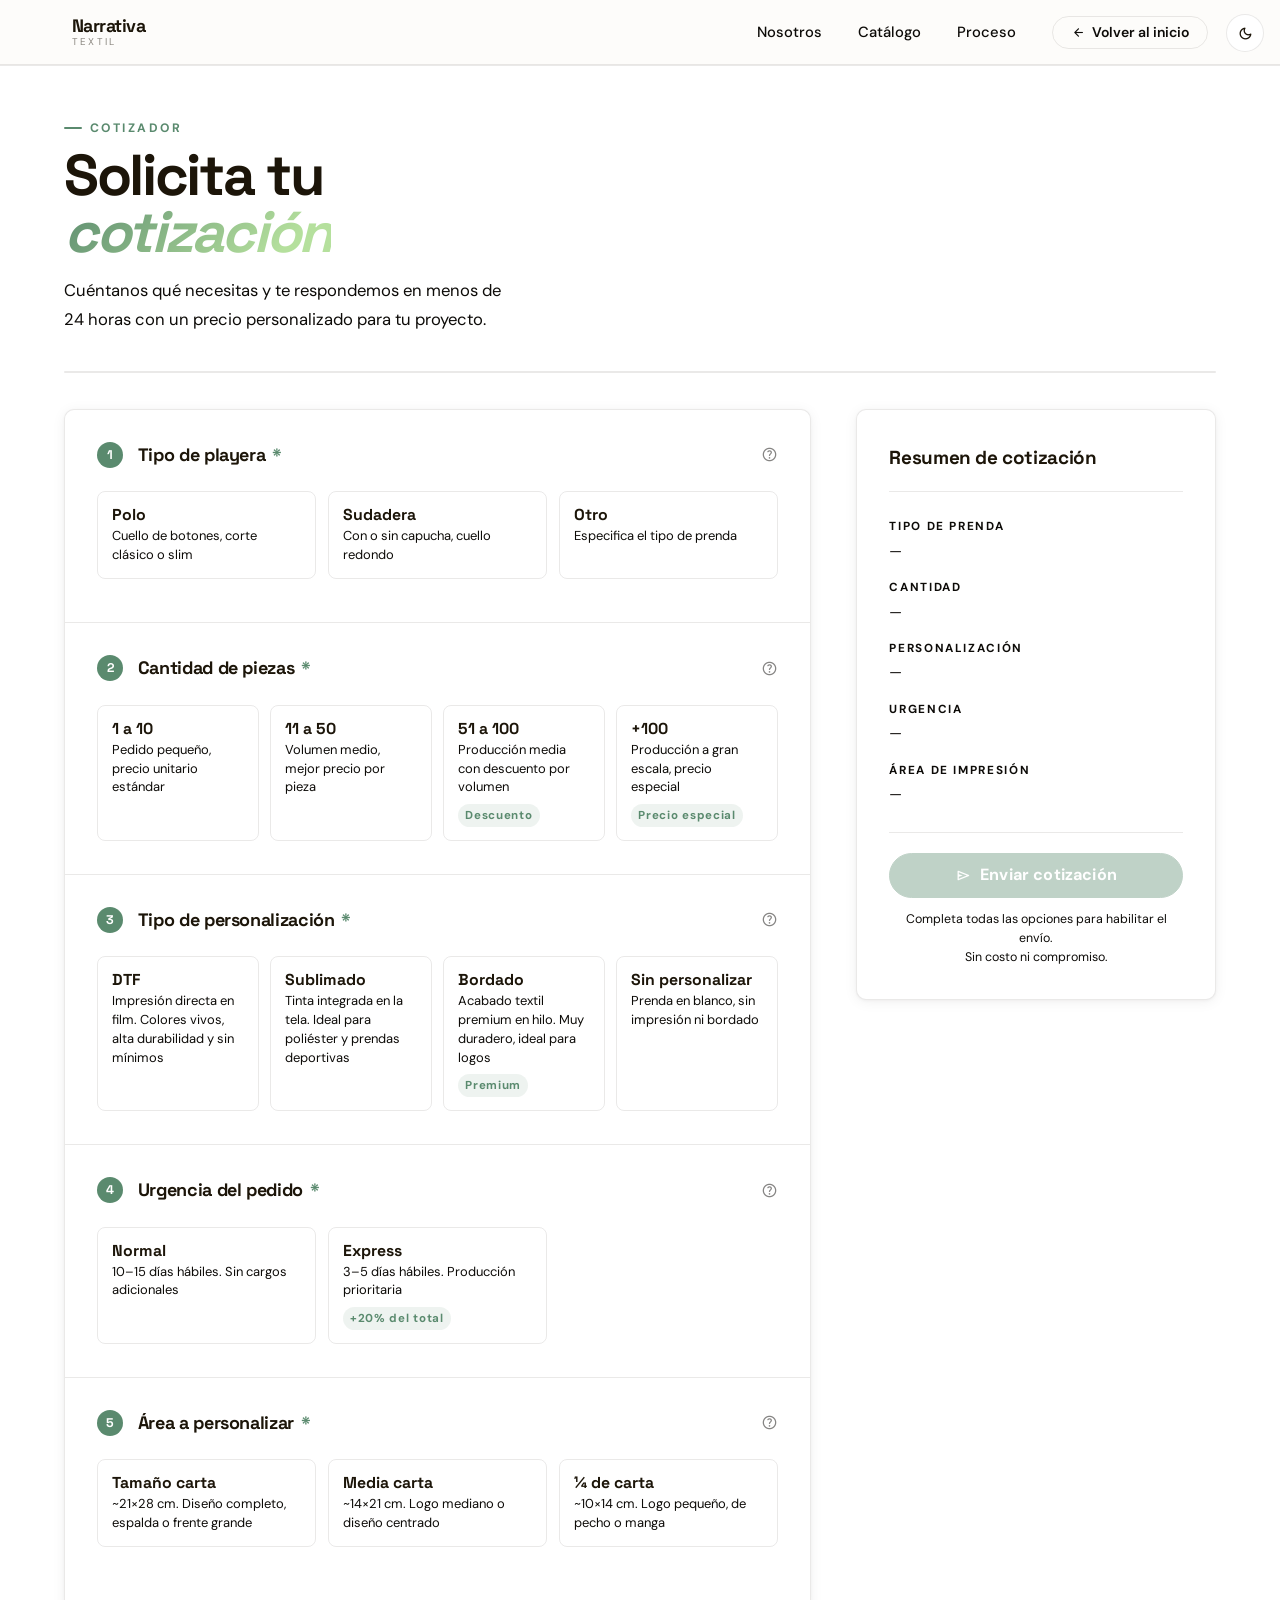
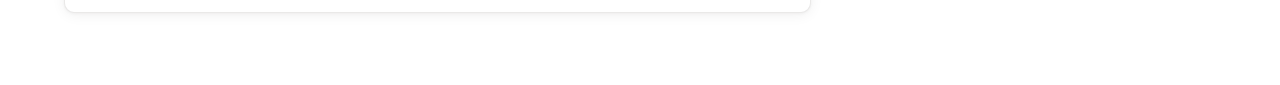
<file: cotizador.html>
<!DOCTYPE html>
<html lang="es" data-theme="light">
<head>
  <meta charset="UTF-8" />
  <meta name="viewport" content="width=device-width, initial-scale=1.0" />
  <meta name="description" content="Narrativa Textil — Cotizador de uniformes corporativos" />
  <title>Cotizador — Narrativa Textil</title>

  <link rel="preconnect" href="https://fonts.googleapis.com" />
  <link rel="preconnect" href="https://fonts.gstatic.com" crossorigin />
  <link href="https://fonts.googleapis.com/css2?family=DM+Sans:ital,opsz,wght@0,9..40,100..1000;1,9..40,100..1000&family=Space+Grotesk:wght@300..700&display=swap" rel="stylesheet" />
  <link href="https://fonts.googleapis.com/css2?family=Material+Symbols+Rounded:opsz,wght,FILL,GRAD@20..48,100..700,0..1,-50..200" rel="stylesheet" />

  <link rel="stylesheet" href="css/cotizador.css" />
</head>
<body>

  <!-- Theme toggle -->
  <button class="theme-toggle" id="themeToggle" aria-label="Cambiar tema">
    <span class="material-symbols-rounded" id="themeIcon">dark_mode</span>
  </button>

  <!-- ===== NAVBAR ===== -->
  <header class="navbar" id="navbar">
    <div class="navbar__inner">
      <a href="index.html" class="navbar__logo" aria-label="Narrativa Textil">
        <span class="navbar__logo-line">Narrativa</span>
        <span class="navbar__logo-sub">Textil</span>
      </a>
      <nav class="navbar__nav" aria-label="Principal">
        <a href="index.html#historia" class="navbar__link">Nosotros</a>
        <a href="index.html#portafolio" class="navbar__link">Catálogo</a>
        <a href="index.html#proceso" class="navbar__link">Proceso</a>
        <a href="index.html" class="navbar__back">
          <span class="material-symbols-rounded">arrow_back</span>
          Volver al inicio
        </a>
      </nav>
      <button class="navbar__burger" id="burger" aria-label="Abrir menú" aria-expanded="false">
        <span></span><span></span><span></span>
      </button>
    </div>
    <div class="navbar__mobile" id="mobileMenu" aria-hidden="true">
      <a href="index.html#historia" class="navbar__mobile-link">Nosotros</a>
      <a href="index.html#portafolio" class="navbar__mobile-link">Catálogo</a>
      <a href="index.html#proceso" class="navbar__mobile-link">Proceso</a>
      <a href="index.html" class="navbar__mobile-link navbar__mobile-cta">Volver al inicio</a>
    </div>
  </header>

  <!-- ===== PAGE ===== -->
  <main class="page">

    <!-- Header -->
    <div class="page-header">
      <span class="page-header__label">Cotizador</span>
      <h1 class="page-header__title">Solicita tu<br><em>cotización</em></h1>
      <p class="page-header__sub">Cuéntanos qué necesitas y te respondemos en menos de 24 horas con un precio personalizado para tu proyecto.</p>
    </div>

    <!-- Progress bar -->
    <div class="progress-bar" aria-label="Progreso del formulario">
      <div class="progress-bar__fill" id="progressFill"></div>
    </div>

    <!-- Main grid: form + sidebar -->
    <form id="cotizadorForm" novalidate>
      <div class="cotizador-grid">

        <!-- ===== LEFT: FORM STEPS ===== -->
        <div class="form-card">

          <!-- STEP 1: Tipo de playera -->
          <div class="form-step">
            <div class="step-header">
              <span class="step-num">1</span>
              <span class="step-title">Tipo de playera <span class="required">*</span></span>
              <div class="step-tooltip" aria-label="Información sobre tipos de prenda">
                <span class="material-symbols-rounded step-tooltip__icon">help</span>
                <div class="step-tooltip__bubble">
                  Elige la prenda base para tu pedido. Si no encuentras lo que buscas, selecciona "Otro" y escribe el tipo específico. Tenemos catálogo de más de 20 modelos.
                </div>
              </div>
            </div>

            <div class="options-grid">

              <div class="option-card">
                <input type="radio" name="tipo" id="tipo-polo" value="polo" />
                <label class="option-card__label" for="tipo-polo">
                  <span class="option-card__name">Polo</span>
                  <span class="option-card__detail">Cuello de botones, corte clásico o slim</span>
                </label>
                <div class="option-card__check" aria-hidden="true">
                  <span class="material-symbols-rounded">check</span>
                </div>
              </div>

              <div class="option-card">
                <input type="radio" name="tipo" id="tipo-sudadera" value="sudadera" />
                <label class="option-card__label" for="tipo-sudadera">
                  <span class="option-card__name">Sudadera</span>
                  <span class="option-card__detail">Con o sin capucha, cuello redondo</span>
                </label>
                <div class="option-card__check" aria-hidden="true">
                  <span class="material-symbols-rounded">check</span>
                </div>
              </div>

              <div class="option-card">
                <input type="radio" name="tipo" id="tipo-otro" value="otro" />
                <label class="option-card__label" for="tipo-otro">
                  <span class="option-card__name">Otro</span>
                  <span class="option-card__detail">Especifica el tipo de prenda</span>
                </label>
                <div class="option-card__check" aria-hidden="true">
                  <span class="material-symbols-rounded">check</span>
                </div>
              </div>

            </div>

            <!-- "Otro" expand field -->
            <div class="otro-wrap" id="otroWrap">
              <input
                class="otro-input"
                type="text"
                id="otroInput"
                name="otroInput"
                placeholder="Ej: playera cuello V, chamarra, camiseta manga larga…"
                autocomplete="off"
              />
            </div>
          </div>

          <!-- STEP 2: Cantidad de piezas -->
          <div class="form-step">
            <div class="step-header">
              <span class="step-num">2</span>
              <span class="step-title">Cantidad de piezas <span class="required">*</span></span>
              <div class="step-tooltip" aria-label="Información sobre cantidades">
                <span class="material-symbols-rounded step-tooltip__icon">help</span>
                <div class="step-tooltip__bubble">
                  El precio unitario disminuye con mayor volumen. Pedidos de 51+ piezas incluyen descuento automático. Para más de 100, negociamos precio especial.
                </div>
              </div>
            </div>

            <div class="options-grid options-grid--wide">

              <div class="option-card">
                <input type="radio" name="cantidad" id="cant-1-10" value="1-10" />
                <label class="option-card__label" for="cant-1-10">
                  <span class="option-card__name">1 a 10</span>
                  <span class="option-card__detail">Pedido pequeño, precio unitario estándar</span>
                </label>
                <div class="option-card__check" aria-hidden="true">
                  <span class="material-symbols-rounded">check</span>
                </div>
              </div>

              <div class="option-card">
                <input type="radio" name="cantidad" id="cant-11-50" value="11-50" />
                <label class="option-card__label" for="cant-11-50">
                  <span class="option-card__name">11 a 50</span>
                  <span class="option-card__detail">Volumen medio, mejor precio por pieza</span>
                </label>
                <div class="option-card__check" aria-hidden="true">
                  <span class="material-symbols-rounded">check</span>
                </div>
              </div>

              <div class="option-card">
                <input type="radio" name="cantidad" id="cant-51-100" value="51-100" />
                <label class="option-card__label" for="cant-51-100">
                  <span class="option-card__name">51 a 100</span>
                  <span class="option-card__detail">Producción media con descuento por volumen</span>
                  <span class="option-card__badge">Descuento</span>
                </label>
                <div class="option-card__check" aria-hidden="true">
                  <span class="material-symbols-rounded">check</span>
                </div>
              </div>

              <div class="option-card">
                <input type="radio" name="cantidad" id="cant-100+" value="100+" />
                <label class="option-card__label" for="cant-100+">
                  <span class="option-card__name">+100</span>
                  <span class="option-card__detail">Producción a gran escala, precio especial</span>
                  <span class="option-card__badge">Precio especial</span>
                </label>
                <div class="option-card__check" aria-hidden="true">
                  <span class="material-symbols-rounded">check</span>
                </div>
              </div>

            </div>
          </div>

          <!-- STEP 3: Tipo de personalización -->
          <div class="form-step">
            <div class="step-header">
              <span class="step-num">3</span>
              <span class="step-title">Tipo de personalización <span class="required">*</span></span>
              <div class="step-tooltip" aria-label="Información sobre técnicas de personalización">
                <span class="material-symbols-rounded step-tooltip__icon">help</span>
                <div class="step-tooltip__bubble">
                  DTF y sublimado permiten colores ilimitados y degradados. Bordado es más duradero y da acabado premium. Sin personalización aplica solo si necesitas la prenda en blanco.
                </div>
              </div>
            </div>

            <div class="options-grid options-grid--wide">

              <div class="option-card">
                <input type="radio" name="person" id="person-dtf" value="dtf" />
                <label class="option-card__label" for="person-dtf">
                  <span class="option-card__name">DTF</span>
                  <span class="option-card__detail">Impresión directa en film. Colores vivos, alta durabilidad y sin mínimos</span>
                </label>
                <div class="option-card__check" aria-hidden="true">
                  <span class="material-symbols-rounded">check</span>
                </div>
              </div>

              <div class="option-card">
                <input type="radio" name="person" id="person-sub" value="sublimado" />
                <label class="option-card__label" for="person-sub">
                  <span class="option-card__name">Sublimado</span>
                  <span class="option-card__detail">Tinta integrada en la tela. Ideal para poliéster y prendas deportivas</span>
                </label>
                <div class="option-card__check" aria-hidden="true">
                  <span class="material-symbols-rounded">check</span>
                </div>
              </div>

              <div class="option-card">
                <input type="radio" name="person" id="person-bord" value="bordado" />
                <label class="option-card__label" for="person-bord">
                  <span class="option-card__name">Bordado</span>
                  <span class="option-card__detail">Acabado textil premium en hilo. Muy duradero, ideal para logos</span>
                  <span class="option-card__badge">Premium</span>
                </label>
                <div class="option-card__check" aria-hidden="true">
                  <span class="material-symbols-rounded">check</span>
                </div>
              </div>

              <div class="option-card">
                <input type="radio" name="person" id="person-sin" value="sin" />
                <label class="option-card__label" for="person-sin">
                  <span class="option-card__name">Sin personalizar</span>
                  <span class="option-card__detail">Prenda en blanco, sin impresión ni bordado</span>
                </label>
                <div class="option-card__check" aria-hidden="true">
                  <span class="material-symbols-rounded">check</span>
                </div>
              </div>

            </div>
          </div>

          <!-- STEP 4: Urgencia -->
          <div class="form-step">
            <div class="step-header">
              <span class="step-num">4</span>
              <span class="step-title">Urgencia del pedido <span class="required">*</span></span>
              <div class="step-tooltip" aria-label="Información sobre urgencia">
                <span class="material-symbols-rounded step-tooltip__icon">help</span>
                <div class="step-tooltip__bubble">
                  Tiempo normal: 10–15 días hábiles. Express: 3–5 días hábiles con un cargo adicional del 20% sobre el total del pedido para priorizar tu producción.
                </div>
              </div>
            </div>

            <div class="options-grid">

              <div class="option-card">
                <input type="radio" name="urgencia" id="urg-normal" value="normal" />
                <label class="option-card__label" for="urg-normal">
                  <span class="option-card__name">Normal</span>
                  <span class="option-card__detail">10–15 días hábiles. Sin cargos adicionales</span>
                </label>
                <div class="option-card__check" aria-hidden="true">
                  <span class="material-symbols-rounded">check</span>
                </div>
              </div>

              <div class="option-card">
                <input type="radio" name="urgencia" id="urg-express" value="express" />
                <label class="option-card__label" for="urg-express">
                  <span class="option-card__name">Express</span>
                  <span class="option-card__detail">3–5 días hábiles. Producción prioritaria</span>
                  <span class="option-card__badge">+20% del total</span>
                </label>
                <div class="option-card__check" aria-hidden="true">
                  <span class="material-symbols-rounded">check</span>
                </div>
              </div>

            </div>
          </div>

          <!-- STEP 5: Área a personalizar -->
          <div class="form-step">
            <div class="step-header">
              <span class="step-num">5</span>
              <span class="step-title">Área a personalizar <span class="required">*</span></span>
              <div class="step-tooltip" aria-label="Información sobre áreas de impresión">
                <span class="material-symbols-rounded step-tooltip__icon">help</span>
                <div class="step-tooltip__bubble">
                  El tamaño del área afecta el costo de producción. Carta = ~21×28 cm (logo grande o diseño completo). Media carta = ~14×21 cm (logo mediano). ¼ de carta = ~10×14 cm (logo pequeño o de pecho).
                </div>
              </div>
            </div>

            <div class="options-grid">

              <div class="option-card">
                <input type="radio" name="area" id="area-carta" value="carta" />
                <label class="option-card__label" for="area-carta">
                  <span class="option-card__name">Tamaño carta</span>
                  <span class="option-card__detail">~21×28 cm. Diseño completo, espalda o frente grande</span>
                </label>
                <div class="option-card__check" aria-hidden="true">
                  <span class="material-symbols-rounded">check</span>
                </div>
              </div>

              <div class="option-card">
                <input type="radio" name="area" id="area-media" value="media" />
                <label class="option-card__label" for="area-media">
                  <span class="option-card__name">Media carta</span>
                  <span class="option-card__detail">~14×21 cm. Logo mediano o diseño centrado</span>
                </label>
                <div class="option-card__check" aria-hidden="true">
                  <span class="material-symbols-rounded">check</span>
                </div>
              </div>

              <div class="option-card">
                <input type="radio" name="area" id="area-cuarto" value="cuarto" />
                <label class="option-card__label" for="area-cuarto">
                  <span class="option-card__name">¼ de carta</span>
                  <span class="option-card__detail">~10×14 cm. Logo pequeño, de pecho o manga</span>
                </label>
                <div class="option-card__check" aria-hidden="true">
                  <span class="material-symbols-rounded">check</span>
                </div>
              </div>

            </div>
          </div>

        </div><!-- /form-card -->

        <!-- ===== RIGHT: SUMMARY SIDEBAR ===== -->
        <div class="summary-card">

          <div class="summary-title">Resumen de cotización</div>

          <div class="summary-rows">
            <div class="summary-row">
              <span class="summary-row__label">Tipo de prenda</span>
              <span class="summary-row__value empty" id="sum-tipo">—</span>
            </div>
            <div class="summary-row">
              <span class="summary-row__label">Cantidad</span>
              <span class="summary-row__value empty" id="sum-cantidad">—</span>
            </div>
            <div class="summary-row">
              <span class="summary-row__label">Personalización</span>
              <span class="summary-row__value empty" id="sum-person">—</span>
            </div>
            <div class="summary-row">
              <span class="summary-row__label">Urgencia</span>
              <span class="summary-row__value empty" id="sum-urgencia">—</span>
            </div>
            <div class="summary-row">
              <span class="summary-row__label">Área de impresión</span>
              <span class="summary-row__value empty" id="sum-area">—</span>
            </div>
          </div>

          <!-- Express note (hidden by default) -->
          <div class="summary-note" id="expressNote" style="display:none;">
            <strong>Cargo Express:</strong> se añade un 20% sobre el precio final por producción prioritaria (3–5 días hábiles).
          </div>

          <div class="summary-divider"></div>

          <!-- Submit -->
          <button type="submit" form="cotizadorForm" class="btn-submit" id="btnSubmit" disabled>
            <span class="material-symbols-rounded">send</span>
            Enviar cotización
          </button>
          <p class="submit-note">Completa todas las opciones para habilitar el envío.<br>Sin costo ni compromiso.</p>

        </div><!-- /summary-card -->

      </div><!-- /cotizador-grid -->
    </form>

  </main>

  <!-- ===== SUCCESS OVERLAY ===== -->
  <div class="success-overlay" id="successOverlay" role="dialog" aria-modal="true" aria-label="Cotización enviada">
    <div class="success-card">
      <img
        src="assets/sent-mail.gif"
        alt="Correo enviado"
        class="success-gif"
      />
      <h2 class="success-title">¡Cotización enviada!</h2>
      <p class="success-sub">
        Tu cliente de correo se abrió con toda la información.<br>
        Te contactamos en menos de <strong>24 horas</strong>.
      </p>
      <button class="btn-success-close" id="closeSuccess">
        <span class="material-symbols-rounded">check</span>
        Entendido
      </button>
    </div>
  </div>

  <!-- ===== STICKY MOBILE BAR ===== -->
  <div class="sticky-bar" aria-label="Resumen y envío">
    <div class="sticky-bar__info">
      <span class="sticky-bar__steps" id="stickySteps">0 / 5 completados</span>
      <span class="sticky-bar__label" id="stickyLabel">Falta: tipo de prenda</span>
      <div class="sticky-bar__mini-progress">
        <div class="sticky-bar__mini-fill" id="miniFill"></div>
      </div>
    </div>
    <button class="sticky-bar__btn" id="stickySubmit" disabled aria-label="Enviar cotización">
      <span class="material-symbols-rounded">send</span>
      Enviar
    </button>
  </div>

  <script src="js/cotizador.js"></script>
</body>
</html>
</file>
<file: css/cotizador.css>
/* =============================================
   NARRATIVA TEXTIL — cotizador.css
   Mobile-first · Phenomenon-inspired
   ============================================= */

/* ---------- RESET ---------- */
*, *::before, *::after { box-sizing: border-box; margin: 0; padding: 0; }

/* ---------- TOKENS ---------- */
:root {
  --primary:   #5A8A6E;
  --primary-d: #2a4d2e;
  --secondary: #b5e09d;

   --bg:        #fdfcfa;
  --bg-2:    #fffdfba;
  --text:      #1c1509;
  --text-2:    #0d0b08;
  --line:        rgba(28,21,9,0.09);
  --card:        #ffffff;
  --card-hover:  #f5f1ec;
  --sel-border:  #5A8A6E;
  --sel-bg:      rgba(90,138,110,0.07);
  --tooltip-bg:  #1c1509;
  --tooltip-txt: #fdfcfa;

  --font-head: 'Space Grotesk', sans-serif;
  --font-body: 'DM Sans', sans-serif;
  --nav-h:    64px;
  --ease:     cubic-bezier(0.22, 1, 0.36, 1);
  --r:        10px;           /* border-radius base */
  --shadow:   0 2px 14px rgba(28,21,9,0.06), 0 1px 3px rgba(28,21,9,0.04);
  --shadow-lg:0 8px 40px rgba(28,21,9,0.10), 0 2px 8px rgba(28,21,9,0.05);

  /* Mobile sticky bar height */
  --sticky-h: 80px;
}

[data-theme="dark"] {
  --bg:         #0d0c09;
  --bg-2:       #141310;
  --text:       #f0ece4;
  --text-2:     #e6dccc;
  --line:       rgba(240,236,228,0.08);
  --card:       #181612;
  --card-hover: #1f1d19;
  --sel-bg:     rgba(90,138,110,0.1);
  --tooltip-bg: #f0ece4;
  --tooltip-txt:#1c1509;
}

/* ---------- BASE ---------- */
html { scroll-behavior: smooth; font-size: 16px; overflow-x: hidden; }
@media (min-width: 768px)  { html { font-size: 17px; } }
@media (min-width: 1280px) { html { font-size: 18px; } }

body {
  font-family: var(--font-body);
  background: var(--bg-2);
  color: var(--text);
  line-height: 1.65;
  overflow-x: hidden;
  -webkit-font-smoothing: antialiased;
  /* room for sticky bottom bar on mobile */
  padding-bottom: var(--sticky-h);
}
@media (min-width: 1025px) { body { padding-bottom: 0; } }

a { text-decoration: none; color: inherit; }
button { font-family: inherit; border: none; background: none; cursor: pointer; }

/* ---------- THEME TOGGLE ---------- */
.theme-toggle {
  position: fixed;
  top: 14px; right: 16px;
  z-index: 1200;
  width: 38px; height: 38px;
  border-radius: 50%;
  background: var(--card);
  border: 1px solid var(--line);
  display: grid; place-items: center;
  color: var(--text);
  transition: transform 0.3s var(--ease), background 0.3s;
}
.theme-toggle:hover { transform: rotate(22deg) scale(1.05); }
.theme-toggle .material-symbols-rounded { font-size: 17px; }

/* ---------- NAVBAR ---------- */
.navbar {
  position: fixed;
  inset: 0 0 auto;
  z-index: 1000;
  background: var(--bg);
  box-shadow: 0 1px 0 var(--line);
}
.navbar__inner {
  display: flex;
  align-items: center;
  justify-content: space-between;
  height: var(--nav-h);
  padding: 0 clamp(1.2rem, 90vw, 4rem);
  max-width: 1440px;
  margin: 0 auto;
}
.navbar__logo {
  display: flex;
  flex-direction: column;
  line-height: 1;
  color: var(--text);
  gap: 2px;
}
.navbar__logo-line {
  font-family: var(--font-head);
  font-size: 1rem;
  font-weight: 700;
  letter-spacing: -0.03em;
}
.navbar__logo-sub {
  font-size: 0.55rem;
  letter-spacing: 0.22em;
  text-transform: uppercase;
  opacity: 0.5;
}
.navbar__nav {
  display: none;
  align-items: center;
  gap: 2rem;
}
@media (min-width: 900px) { .navbar__nav { display: flex; } }

.navbar__link {
  font-size: 0.82rem;
  font-weight: 500;
  color: var(--text-2);
  transition: color 0.2s;
}
.navbar__link:hover { color: var(--primary); }

.navbar__back {
  display: inline-flex;
  align-items: center;
  gap: 6px;
  font-size: 0.78rem;
  font-weight: 600;
  padding: 8px 18px;
  border: 1.5px solid var(--line);
  border-radius: 100px;
  color: var(--text-2);
  transition: color 0.2s, border-color 0.2s, background 0.2s;
  line-height: 1;
}
.navbar__back:hover { color: var(--primary); border-color: var(--primary); }
.navbar__back .material-symbols-rounded { font-size: 15px; }

/* Mobile burger */
.navbar__burger {
  display: flex;
  flex-direction: column;
  gap: 5px;
  width: 24px;
  z-index: 1100;
}
@media (min-width: 900px) { .navbar__burger { display: none; } }
.navbar__burger span {
  display: block;
  height: 1.5px;
  background: var(--text);
  border-radius: 2px;
  transition: transform 0.3s, opacity 0.3s;
  z-index: 1100;
}

.navbar__mobile {
  display: flex;
  flex-direction: column;
  background: var(--bg);
  padding: 0 clamp(1.2rem, 5vw, 4rem);
  border-top: 1px solid var(--line);
  overflow: hidden;
  max-height: 0;
  transition: max-height 0.45s var(--ease), padding 0.3s;
}
.navbar__mobile.open {
  max-height: 360px;
  padding-top: 1.1rem;
  padding-bottom: 1.6rem;
}
.navbar__mobile-link {
  font-size: 1rem;
  padding: 0.65rem 0;
  border-bottom: 1px solid var(--line);
  color: var(--text-2);
  transition: color 0.2s;
  line-height: 1.3;
}
.navbar__mobile-link:last-child { border-bottom: none; }
.navbar__mobile-link:hover { color: var(--primary); }
.navbar__mobile-cta { color: var(--primary); font-weight: 700; border-bottom: none; margin-top: 0.6rem; }

/* ---------- PAGE LAYOUT ---------- */
.page {
  padding-top: calc(var(--nav-h) + 2.5rem);
  padding-bottom: 4rem;
  padding-left: clamp(1.2rem, 5vw, 4rem);
  padding-right: clamp(1.2rem, 5vw, 4rem);
  max-width: 1440px;
  margin: 0 auto;
}

/* ---------- PAGE HEADER ---------- */
.page-header { margin-bottom: 2rem; }
.page-header__label {
  display: inline-flex;
  align-items: center;
  gap: 8px;
  font-size: 0.68rem;
  font-weight: 700;
  letter-spacing: 0.2em;
  text-transform: uppercase;
  color: var(--primary);
  margin-bottom: 0.7rem;
  line-height: 1;
}
.page-header__label::before {
  content: '';
  width: 18px; height: 2px;
  background: var(--primary);
  border-radius: 1px;
  display: block;
}
.page-header__title {
  font-family: var(--font-head);
  font-size: clamp(1.9rem, 5vw, 3.2rem);
  font-weight: 700;
  letter-spacing: -0.04em;
  line-height: 1;
  margin-bottom: 0.8rem;
}
.page-header__title em {
  font-style: italic;
  background: linear-gradient(135deg, var(--primary) 0%, var(--secondary) 80%);
  -webkit-background-clip: text;
  -webkit-text-fill-color: transparent;
  background-clip: text;
}
.page-header__sub {
  font-size: clamp(0.88rem, 1.3vw, 1rem);
  color: var(--text-2);
  max-width: 440px;
  line-height: 1.75;
}

/* ---------- PROGRESS BAR ---------- */
.progress-bar {
  height: 2px;
  background: var(--line);
  border-radius: 2px;
  margin-bottom: 2rem;
  overflow: hidden;
}
.progress-bar__fill {
  height: 100%;
  background: linear-gradient(90deg, var(--primary), var(--secondary));
  border-radius: 2px;
  width: 0%;
  transition: width 0.5s var(--ease);
}

/* ---------- DIVIDER ---------- */
.page-divider { height: 1px; background: var(--line); margin-bottom: 2rem; }

/* ---------- MAIN GRID ---------- */
.cotizador-grid {
  display: grid;
  grid-template-columns: 1fr;
  gap: 1.5rem;
}
@media (min-width: 1025px) {
  .cotizador-grid { grid-template-columns: 1fr 360px; gap: 2.5rem; align-items: start; }
}

/* ---------- FORM CARD ---------- */
.form-card {
  background: var(--card);
  border: 1px solid var(--line);
  border-radius: var(--r);
  box-shadow: var(--shadow);
  overflow: hidden;
}

/* ---------- FORM STEP ---------- */
.form-step {
  padding: 1.8rem 1.8rem 0;
  border-bottom: 1px solid var(--line);
}
.form-step:last-child { border-bottom: none; padding-bottom: 1.8rem; }

.step-header {
  display: flex;
  align-items: center;
  gap: 0.8rem;
  margin-bottom: 1.3rem;
}
.step-num {
  width: 26px; height: 26px;
  border-radius: 50%;
  background: var(--primary);
  color: #fff;
  font-family: var(--font-head);
  font-size: 0.7rem;
  font-weight: 700;
  display: grid; place-items: center;
  flex-shrink: 0;
}
.step-title {
  font-family: var(--font-head);
  font-size: 1rem;
  font-weight: 700;
  letter-spacing: -0.02em;
  line-height: 1;
}
.required { color: var(--primary); margin-left: 2px; }

/* Tooltip */
.step-tooltip {
  position: relative;
  display: inline-flex;
  align-items: center;
  margin-left: auto;
}
.step-tooltip__icon {
  color: var(--text-2);
  font-size: 17px;
  opacity: 0.5;
  transition: opacity 0.2s, color 0.2s;
}
.step-tooltip:hover .step-tooltip__icon { opacity: 1; color: var(--primary); }
.step-tooltip__bubble {
  position: absolute;
  right: 0;
  top: calc(100% + 8px);
  width: 230px;
  background: var(--tooltip-bg);
  color: var(--tooltip-txt);
  font-size: 0.75rem;
  line-height: 1.6;
  padding: 10px 13px;
  border-radius: 8px;
  pointer-events: none;
  opacity: 0;
  transform: translateY(-4px);
  transition: opacity 0.2s var(--ease), transform 0.2s var(--ease);
  z-index: 60;
}
.step-tooltip__bubble::before {
  content: '';
  position: absolute;
  top: -5px; right: 5px;
  width: 10px; height: 10px;
  background: var(--tooltip-bg);
  transform: rotate(45deg);
}
.step-tooltip:hover .step-tooltip__bubble { opacity: 1; transform: translateY(0); }

/* ---------- OPTION CARDS ---------- */
.options-grid {
  display: grid;
  grid-template-columns: 1fr 1fr;
  gap: 0.65rem;
  padding-bottom: 1.8rem;
}
@media (min-width: 600px) {
  .options-grid        { grid-template-columns: repeat(3, 1fr); }
  .options-grid--wide  { grid-template-columns: repeat(4, 1fr); }
}

.option-card { position: relative; }
.option-card input[type="radio"] {
  position: absolute;
  opacity: 0; width: 0; height: 0;
}
.option-card__label {
  display: flex;
  flex-direction: column;
  gap: 3px;
  padding: 13px 14px;
  border: 1.5px solid var(--line);
  border-radius: 8px;
  background: var(--bg-2);
  cursor: pointer;
  transition: border-color 0.2s, background 0.2s, box-shadow 0.2s;
  user-select: none;
  height: 100%;
}
.option-card__label:hover {
  border-color: var(--primary);
  background: var(--card-hover);
}
.option-card input[type="radio"]:checked + .option-card__label {
  border-color: var(--sel-border);
  background: var(--sel-bg);
  box-shadow: 0 0 0 3px rgba(90,138,110,0.1);
}
.option-card__name {
  font-family: var(--font-head);
  font-size: 0.88rem;
  font-weight: 700;
  line-height: 1.2;
}
.option-card__detail {
  font-size: 0.72rem;
  color: var(--text-2);
  line-height: 1.45;
}
.option-card__badge {
  display: inline-block;
  margin-top: 4px;
  font-size: 0.64rem;
  font-weight: 700;
  letter-spacing: 0.06em;
  color: var(--primary);
  background: rgba(90,138,110,0.1);
  padding: 2px 7px;
  border-radius: 20px;
  align-self: flex-start;
}
.option-card__check {
  position: absolute;
  top: 7px; right: 7px;
  width: 17px; height: 17px;
  border-radius: 50%;
  background: var(--primary);
  display: grid; place-items: center;
  opacity: 0;
  transform: scale(0.5);
  transition: opacity 0.2s, transform 0.2s var(--ease);
}
.option-card__check .material-symbols-rounded { font-size: 11px; color: #fff; }
.option-card input[type="radio"]:checked ~ .option-card__check {
  opacity: 1;
  transform: scale(1);
}

/* ---------- "OTRO" TEXT FIELD ---------- */
.otro-wrap {
  overflow: hidden;
  max-height: 0;
  opacity: 0;
  transition: max-height 0.35s var(--ease), opacity 0.25s;
  margin-top: 0.6rem;
  padding-bottom: 0;
}
.otro-wrap.visible {
  max-height: 70px;
  opacity: 1;
  padding-bottom: 1.8rem;
}
.otro-input {
  width: 100%;
  font-family: var(--font-body);
  font-size: 0.92rem;
  color: var(--text);
  background: var(--bg-2);
  border: 1px solid var(--line);
  border-radius: 7px;
  padding: 10px 13px;
  outline: none;
  transition: border-color 0.25s, box-shadow 0.25s;
}
.otro-input::placeholder { color: var(--text-2); opacity: 0.55; }
.otro-input:focus {
  border-color: var(--primary);
  box-shadow: 0 0 0 3px rgba(90,138,110,0.1);
}

/* ============================================================
   SIDEBAR SUMMARY — desktop sticky / mobile hidden
   ============================================================ */
.summary-card {
  background: var(--card);
  border: 1px solid var(--line);
  border-radius: var(--r);
  box-shadow: var(--shadow);
  padding: 1.8rem;
  /* Hidden on mobile — replaced by sticky bottom bar */
  display: none;
}
@media (min-width: 1025px) {
  .summary-card {
    display: block;
    position: sticky;
    top: calc(var(--nav-h) + 1.2rem);
  }
}

.summary-title {
  font-family: var(--font-head);
  font-size: 1.05rem;
  font-weight: 700;
  letter-spacing: -0.02em;
  margin-bottom: 1.4rem;
  padding-bottom: 1rem;
  border-bottom: 1px solid var(--line);
}
.summary-rows { display: flex; flex-direction: column; gap: 0.85rem; margin-bottom: 1.4rem; }
.summary-row { display: flex; flex-direction: column; gap: 2px; }
.summary-row__label {
  font-size: 0.65rem;
  font-weight: 700;
  letter-spacing: 0.14em;
  text-transform: uppercase;
  color: var(--text-2);
}
.summary-row__value {
  font-family: var(--font-head);
  font-size: 0.92rem;
  font-weight: 600;
  color: var(--text);
  min-height: 1.2em;
}
.summary-row__value.empty {
  color: var(--text-2);
  font-weight: 400;
  font-size: 0.82rem;
  font-family: var(--font-body);
  font-style: italic;
}
.summary-divider { height: 1px; background: var(--line); margin: 1.1rem 0; }
.summary-note {
  font-size: 0.75rem;
  color: var(--text-2);
  line-height: 1.6;
  margin-bottom: 1.3rem;
  padding: 9px 11px;
  background: rgba(90,138,110,0.06);
  border-radius: 6px;
  border-left: 2px solid var(--primary);
}

/* Email hint */
.email-method-note {
  display: flex;
  align-items: flex-start;
  gap: 9px;
  padding: 10px 12px;
  background: rgba(90,138,110,0.06);
  border: 1px solid rgba(90,138,110,0.18);
  border-radius: 8px;
  margin-bottom: 1.1rem;
}
.email-method-note .material-symbols-rounded { font-size: 17px; color: var(--primary); flex-shrink: 0; margin-top: 1px; }
.email-method-note p { font-size: 0.74rem; color: var(--text-2); line-height: 1.6; }
.email-method-note strong { color: var(--text); }

/* Submit button inside sidebar */
.btn-submit {
  width: 100%;
  display: flex;
  align-items: center;
  justify-content: center;
  gap: 8px;
  font-family: var(--font-body);
  font-size: 0.9rem;
  font-weight: 700;
  letter-spacing: 0.01em;
  padding: 13px 20px;
  border-radius: 100px;
  background: var(--primary);
  color: #fff;
  border: 1.5px solid var(--primary);
  transition: background 0.25s var(--ease), border-color 0.25s, transform 0.15s, box-shadow 0.2s;
  line-height: 1;
}
.btn-submit:hover:not(:disabled) {
  background: var(--primary-d);
  border-color: var(--primary-d);
  transform: translateY(-1px);
  box-shadow: 0 6px 20px rgba(42,77,46,0.25);
}
.btn-submit:disabled { opacity: 0.38; cursor: not-allowed; }
.btn-submit .material-symbols-rounded { font-size: 17px; }

.submit-note {
  text-align: center;
  font-size: 0.69rem;
  color: var(--text-2);
  margin-top: 0.7rem;
  line-height: 1.5;
}

/* ============================================================
   MOBILE STICKY BOTTOM BAR
   Shows progress + submit on small screens
   ============================================================ */
.sticky-bar {
  display: flex;
  align-items: center;
  justify-content: space-between;
  gap: 1rem;
  position: fixed;
  bottom: 0; left: 0; right: 0;
  z-index: 900;
  height: var(--sticky-h);
  padding: 0 clamp(1.2rem, 5vw, 2.5rem);
  background: var(--card);
  border-top: 1px solid var(--line);
  box-shadow: 0 -4px 24px rgba(28,21,9,0.08);
}
@media (min-width: 1025px) { .sticky-bar { display: none; } }

.sticky-bar__info { flex: 1; min-width: 0; }
.sticky-bar__steps {
  font-size: 0.68rem;
  font-weight: 700;
  letter-spacing: 0.12em;
  text-transform: uppercase;
  color: var(--primary);
  margin-bottom: 3px;
  line-height: 1;
}
.sticky-bar__label {
  font-size: 0.78rem;
  color: var(--text-2);
  line-height: 1.3;
  white-space: nowrap;
  overflow: hidden;
  text-overflow: ellipsis;
}
.sticky-bar__mini-progress {
  height: 2px;
  background: var(--line);
  border-radius: 2px;
  margin-top: 5px;
  overflow: hidden;
}
.sticky-bar__mini-fill {
  height: 100%;
  background: linear-gradient(90deg, var(--primary), var(--secondary));
  border-radius: 2px;
  width: 0%;
  transition: width 0.45s var(--ease);
}
.sticky-bar__btn {
  display: inline-flex;
  align-items: center;
  gap: 6px;
  font-family: var(--font-body);
  font-size: 0.84rem;
  font-weight: 700;
  padding: 12px 22px;
  border-radius: 100px;
  background: var(--primary);
  color: #fff;
  border: 1.5px solid var(--primary);
  white-space: nowrap;
  flex-shrink: 0;
  transition: background 0.2s, transform 0.15s;
  line-height: 1;
}
.sticky-bar__btn:hover:not(:disabled) {
  background: var(--primary-d);
  border-color: var(--primary-d);
}
.sticky-bar__btn:disabled { opacity: 0.38; cursor: not-allowed; }
.sticky-bar__btn .material-symbols-rounded { font-size: 16px; }

/* ============================================================
   SUCCESS OVERLAY
   ============================================================ */
.success-overlay {
  position: fixed;
  inset: 0;
  z-index: 2000;
  display: flex;
  align-items: center;
  justify-content: center;
  background: rgba(8,8,6,0.6);
  backdrop-filter: blur(8px);
  -webkit-backdrop-filter: blur(8px);
  opacity: 0;
  pointer-events: none;
  transition: opacity 0.35s var(--ease);
}
.success-overlay.visible { opacity: 1; pointer-events: all; }
.success-card {
  background: var(--card);
  border: 1px solid var(--line);
  border-radius: 18px;
  box-shadow: var(--shadow-lg);
  padding: clamp(2rem, 5vw, 3rem) clamp(1.5rem, 5vw, 2.5rem);
  text-align: center;
  max-width: 400px;
  width: 90%;
  transform: scale(0.9) translateY(16px);
  transition: transform 0.4s var(--ease);
}
.success-overlay.visible .success-card { transform: scale(1) translateY(0); }
.success-gif {
  width: 110px; height: 110px;
  object-fit: contain;
  margin: 0 auto 1.4rem;
}
.success-title {
  font-family: var(--font-head);
  font-size: clamp(1.3rem, 3vw, 1.6rem);
  font-weight: 700;
  letter-spacing: -0.03em;
  margin-bottom: 0.6rem;
}
.success-sub {
  font-size: 0.88rem;
  color: var(--text-2);
  line-height: 1.7;
  margin-bottom: 1.8rem;
}
.success-sub strong { color: var(--primary); }
.btn-success-close {
  display: inline-flex;
  align-items: center;
  gap: 6px;
  font-family: var(--font-body);
  font-size: 0.86rem;
  font-weight: 700;
  padding: 11px 24px;
  border-radius: 100px;
  background: var(--primary);
  color: #fff;
  border: none;
  transition: background 0.2s, transform 0.15s;
}
.btn-success-close:hover { background: var(--primary-d); transform: translateY(-1px); }

/* ============================================================
   REDUCED MOTION
   ============================================================ */
@media (prefers-reduced-motion: reduce) {
  *, *::before, *::after {
    animation-duration: 0.01ms !important;
    transition-duration: 0.01ms !important;
  }
}
</file>
